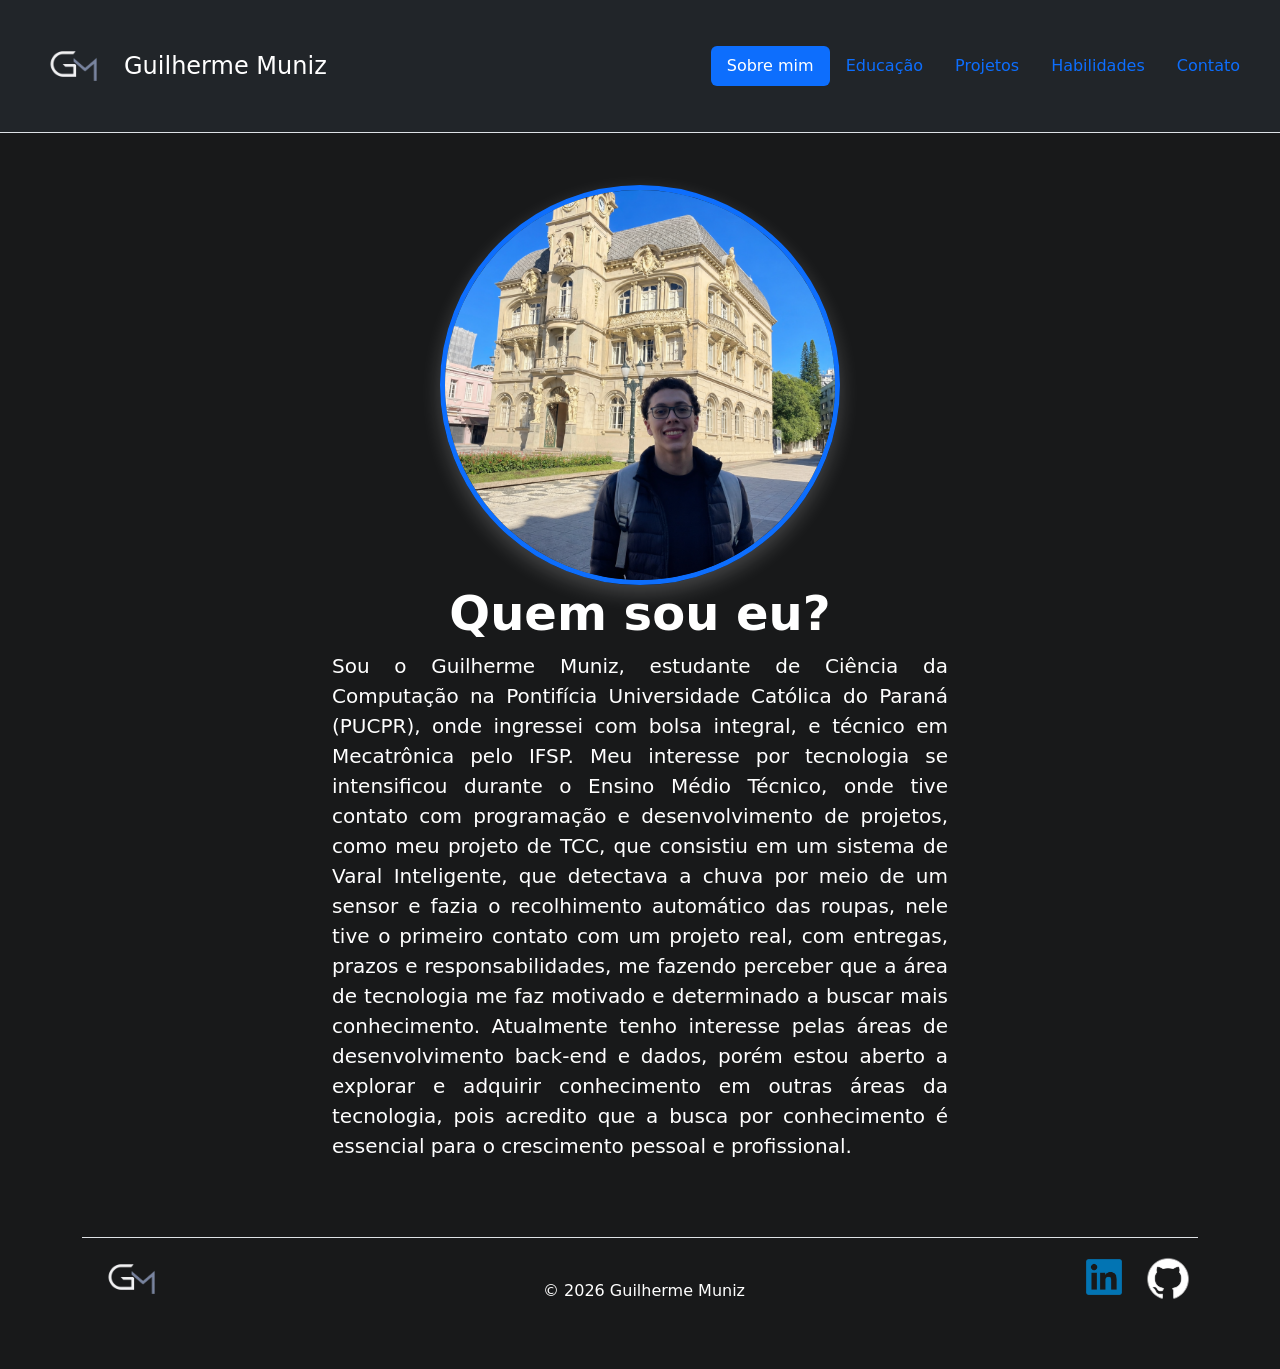
<file: homepage/index.html>
<!DOCTYPE html>

<html lang="en">
    <head>
        <meta charset="utf-8">
        <meta name="viewport" content="width=device-width, initial-scale=1">
        <link href="https://cdn.jsdelivr.net/npm/bootstrap@5.3.3/dist/css/bootstrap.min.css" rel="stylesheet" integrity="sha384-QWTKZyjpPEjISv5WaRU9OFeRpok6YctnYmDr5pNlyT2bRjXh0JMhjY6hW+ALEwIH" crossorigin="anonymous">
        <link href="styles.css" rel="stylesheet">
        <title>Portfólio - Guilherme Muniz</title>
    </head>
    <body>
        <header
          class="d-flex flex-wrap justify-content-between py-3 mb-4 border-bottom bg-dark text-white px-4"
        >
            <a
                href="/"
                class="d-flex align-items-center mb-3 mb-md-0 me-md-auto link-body-emphasis text-decoration-none"
            >
                <img src="images/Logo GM.png" id="logo" alt="Logo GM">
                <span class="fs-4 text-white">Guilherme Muniz</span>
            </a>
            <ul class="nav nav-pills align-items-center">
                <li class="nav-item botoes"><a href="index.html" class="nav-link active" aria-current="page">Sobre mim</a></li>
                <li class="nav-item"><a href="educacao.html" class="nav-link">Educação</a></li>
                <li class="nav-item"><a href="projetos.html" class="nav-link">Projetos</a></li>
                <li class="nav-item"><a href="habilidades.html" class="nav-link">Habilidades</a></li>
                <li class="nav-item"><a href="contato.html" class="nav-link">Contato</a></li>
            </ul>
        </header>

        <div class="px-4 py-1 my-5 text-center">
        <img src="images/Foto Perfil.png" alt="Foto de Perfil de Guilherme Muniz" id="perfil"/>
        <h1 class="display-5 fw-bold text-white">Quem sou eu?</h1>
        <div class="col-lg-6 mx-auto">
          <p class="lead mb-4 text-white" id="sobreMim">
            Sou o Guilherme Muniz, estudante de Ciência da Computação na Pontifícia Universidade
            Católica do Paraná (PUCPR), onde ingressei com bolsa integral, e técnico em Mecatrônica
            pelo IFSP. Meu interesse por tecnologia se intensificou durante o Ensino Médio Técnico,
            onde tive contato com programação e desenvolvimento de projetos, como meu projeto de TCC,
            que consistiu em um sistema de Varal Inteligente, que detectava a chuva por meio de um sensor
            e fazia o recolhimento automático das roupas, nele tive o primeiro contato com um projeto
            real, com entregas, prazos e responsabilidades, me fazendo perceber que a área de 
            tecnologia me faz motivado e determinado a buscar mais conhecimento. Atualmente tenho 
            interesse pelas áreas de desenvolvimento back-end e dados, porém estou aberto a explorar
            e adquirir conhecimento em outras áreas da tecnologia, pois acredito que a busca por 
            conhecimento é essencial para o crescimento pessoal e profissional.
          </p>
        </div>
      </div>   

    <div class="container">
      <footer
        class="d-flex flex-wrap justify-content-between align-items-center py-3 my-4 border-top"
      >
        <div class="col-md-4 d-flex align-items-center mb-3 me-2 mb-md-0 text-body-secondary text-decoration-none lh-1">
            <img src="images/Logo GM.png" id="logoFooter" alt="Logo GM">
        </div>
        <span class="mb-3 mb-md-0 text-white"
        >&copy; 2026 Guilherme Muniz</span>
        <ul class="nav col-md-4 justify-content-end list-unstyled d-flex">
          <li class="ms-3">
            <a href="https://www.linkedin.com/in/guilhermemmuniz/" target="_blank">
                <img src="images/logolinkedin.png" alt="LinkedIn" id="linkedin" width="36" height="36" class="align-items-center">
            </a>
          </li>
          <li class="ms-3">
            <a href="https://github.com/guimmuniz" target="_blank" class="text-white">
                <img src="images/logo github.png" alt="GitHub" id="github"width="60" height="60" class="align-items-center">
            </a>
          </li>
        </ul>
      </footer>
    </div>

      <script src="https://cdn.jsdelivr.net/npm/bootstrap@5.3.3/dist/js/bootstrap.bundle.min.js" integrity="sha384-YvpcrYf0tY3lHB60NNkmXc5s9fDVZLESaAA55NDzOxhy9GkcIdslK1eN7N6jIeHz" crossorigin="anonymous"></script>
    </body>
</html>
</file>
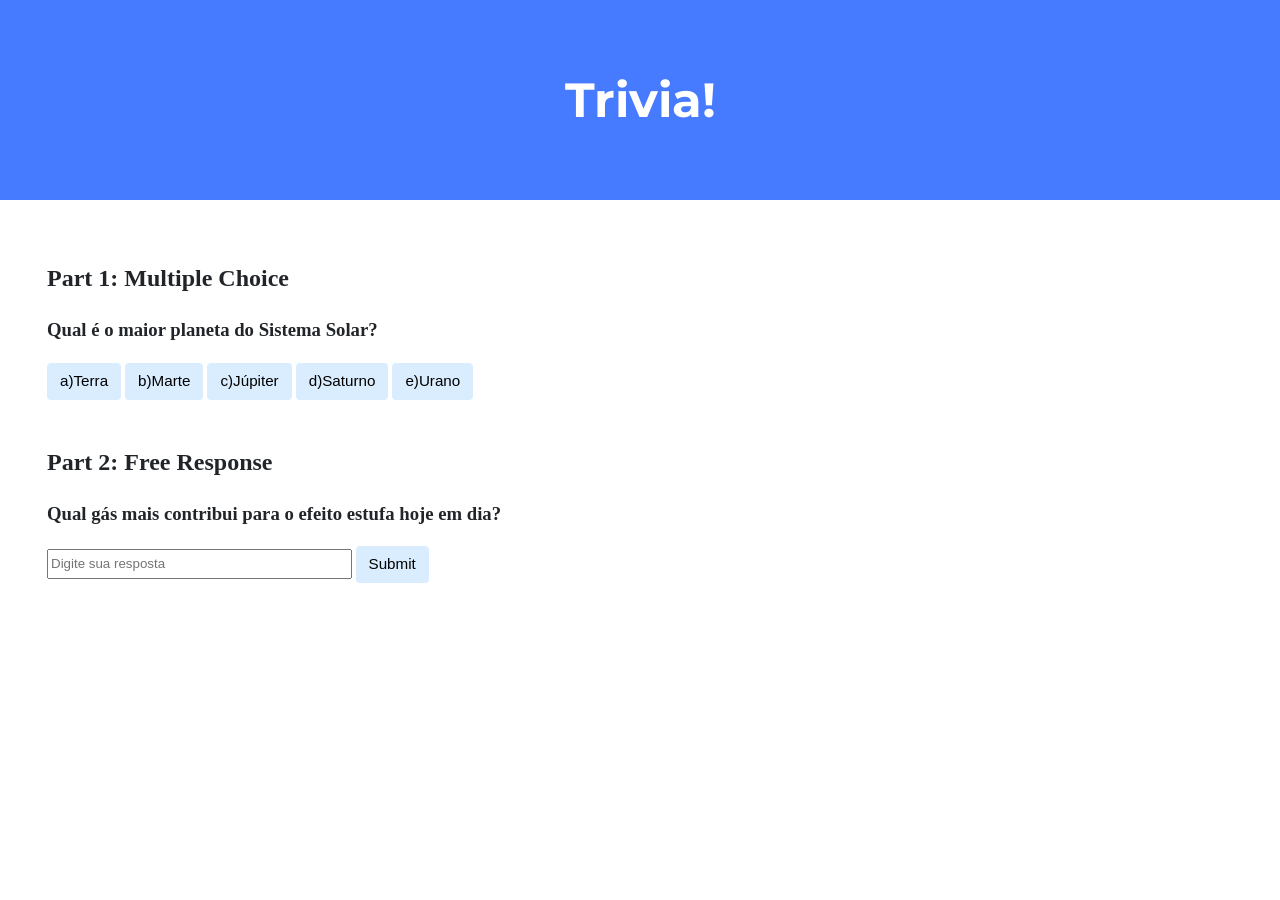
<file: cs50_exercises/exercises_web/trivia/index.html>
<!DOCTYPE html>

<html lang="en">
    <head>
        <link href="https://fonts.googleapis.com/css2?family=Montserrat:wght@500&display=swap" rel="stylesheet">
        <link href="styles.css" rel="stylesheet">
        <title>Trivia!</title>
        <script src="script.js" defer></script>
    </head>
    <body>
        <div class="header">
            <h1>Trivia!</h1>
        </div>

        <div class="container">
            <div class="section">
                <h2>Part 1: Multiple Choice </h2>
                <h3>Qual é o maior planeta do Sistema Solar?</h3>
                <!-- TODO: Add multiple choice question here -->
                 <button class="resp">a)Terra</button>
                 <button class="resp">b)Marte</button>
                 <button class="resp">c)Júpiter</button>
                 <button class="resp">d)Saturno</button>
                 <button class="resp">e)Urano</button>
            </div>

            <div class="section">
                <h2>Part 2: Free Response</h2>
                <h3>Qual gás mais contribui para o efeito estufa hoje em dia?</h3>
                <!-- TODO: Add free response question here -->
                 <input autocomplete="off" placeholder="Digite sua resposta" id="resposta" type="text">
                 <input type="submit" id="enviar">
            </div>
        </div>
    </body>
</html>
</file>
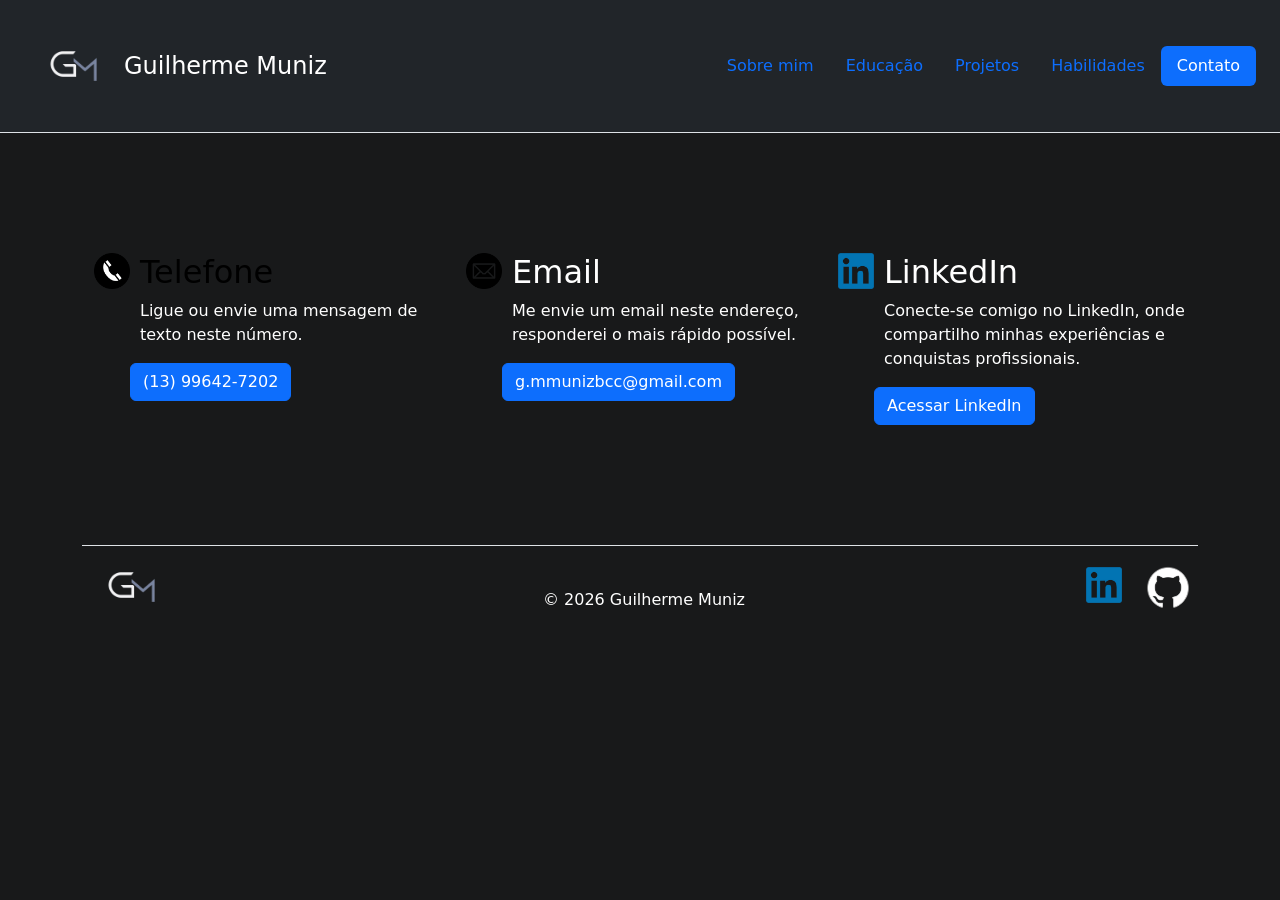
<file: homepage/contato.html>
<!DOCTYPE html>
<html lang="en">
<head>
    <meta charset="utf-8">
    <meta name="viewport" content="width=device-width, initial-scale=1">
    <link href="https://cdn.jsdelivr.net/npm/bootstrap@5.3.3/dist/css/bootstrap.min.css" rel="stylesheet" integrity="sha384-QWTKZyjpPEjISv5WaRU9OFeRpok6YctnYmDr5pNlyT2bRjXh0JMhjY6hW+ALEwIH" crossorigin="anonymous">
    <link href="styles.css" rel="stylesheet">
    <link rel="stylesheet" href="https://cdn.jsdelivr.net/npm/bootstrap-icons@1.13.1/font/bootstrap-icons.min.css">
    <title>Portfólio - Guilherme Muniz</title>
</head>
<body>
    <header class="d-flex flex-wrap justify-content-between py-3 mb-4 border-bottom bg-dark text-white px-4">
        <a href="/" class="d-flex align-items-center mb-3 mb-md-0 me-md-auto link-body-emphasis text-decoration-none">
            <img src="images/Logo GM.png" id="logo" alt="Logo GM">
            <span class="fs-4 text-white">Guilherme Muniz</span>
        </a>
        <ul class="nav nav-pills align-items-center">
            <li class="nav-item"><a href="index.html" class="nav-link">Sobre mim</a></li>
            <li class="nav-item"><a href="educacao.html" class="nav-link">Educação</a></li>
            <li class="nav-item"><a href="projetos.html" class="nav-link">Projetos</a></li>
            <li class="nav-item"><a href="habilidades.html" class="nav-link">Habilidades</a></li>
            <li class="nav-item"><a href="contato.html" class="nav-link active" aria-current="page">Contato</a></li>
        </ul>
    </header>

    <div class="container px-4 py-5" id="hanging-icons">
        <div class="row g-4 py-5 row-cols-1 row-cols-lg-3">
            <div class="col d-flex align-items-start">
                <img src="images/telefone.png" alt="Telefone" width="36" height="36">
                <div>
                    <h3 class="fs-2 text-body-emphasis" style="margin-left: 10px; color: white;">Telefone</h3>
                    <p style="margin-left: 10px; color: white;">
                        Ligue ou envie uma mensagem de texto neste número.
                    </p>
                    <a href="tel:+5513996427202" class="btn btn-primary"> (13) 99642-7202 </a>
                </div>
            </div>
            <div class="col d-flex align-items-start">
                <img src="images/email.png" alt="Email" width="36" height="36">
                <div>
                    <h3 class="fs-2" style="color: white; margin-left: 10px;">Email</h3>
                    <p style="margin-left: 10px; color: white;">
                        Me envie um email neste endereço, responderei o mais rápido possível.
                    </p>
                    <a href="mailto:g.mmunizbcc@gmail.com" target="_blank" class="btn btn-primary"> g.mmunizbcc@gmail.com </a>
                </div>
            </div>
            <div class="col d-flex align-items-start">
                <img src="images/logolinkedin.png" alt="LinkedIn" width="36" height="36">
                <div>
                    <h3 class="fs-2" style="color: white; margin-left: 10px;">LinkedIn</h3>
                    <p style="margin-left: 10px; color: white;">
                        Conecte-se comigo no LinkedIn, onde compartilho minhas experiências e conquistas profissionais.
                    </p>
                    <a href="https://www.linkedin.com/in/guilhermemmuniz/" target="_blank" class="btn btn-primary"> Acessar LinkedIn </a>
                </div>
            </div>  
        </div>
    </div>

    <div class="container">
      <footer
        class="d-flex flex-wrap justify-content-between align-items-center py-3 my-4 border-top"
      >
        <div class="col-md-4 d-flex align-items-center mb-3 me-2 mb-md-0 text-body-secondary text-decoration-none lh-1">
            <img src="images/Logo GM.png" id="logoFooter" alt="Logo GM">
        </div>
        <span class="mb-3 mb-md-0 text-white"
        >&copy; 2026 Guilherme Muniz</span>
        <ul class="nav col-md-4 justify-content-end list-unstyled d-flex">
          <li class="ms-3">
            <a href="https://www.linkedin.com/in/guilhermemmuniz/" target="_blank">
                <img src="images/logolinkedin.png" alt="LinkedIn" id="linkedin" width="36" height="36" class="align-items-center">
            </a>
          </li>
          <li class="ms-3">
            <a href="https://github.com/guimmuniz" target="_blank" class="text-white">
                <img src="images/logo github.png" alt="GitHub" id="github"width="60" height="60" class="align-items-center">
            </a>
          </li>
        </ul>
      </footer>
    </div>

    <script src="https://cdn.jsdelivr.net/npm/bootstrap@5.3.3/dist/js/bootstrap.bundle.min.js" integrity="sha384-YvpcrYf0tY3lHB60NNkmXc5s9fDVZLESaAA55NDzOxhy9GkcIdslK1eN7N6jIeHz" crossorigin="anonymous"></script>
</body>
</html>
</file>
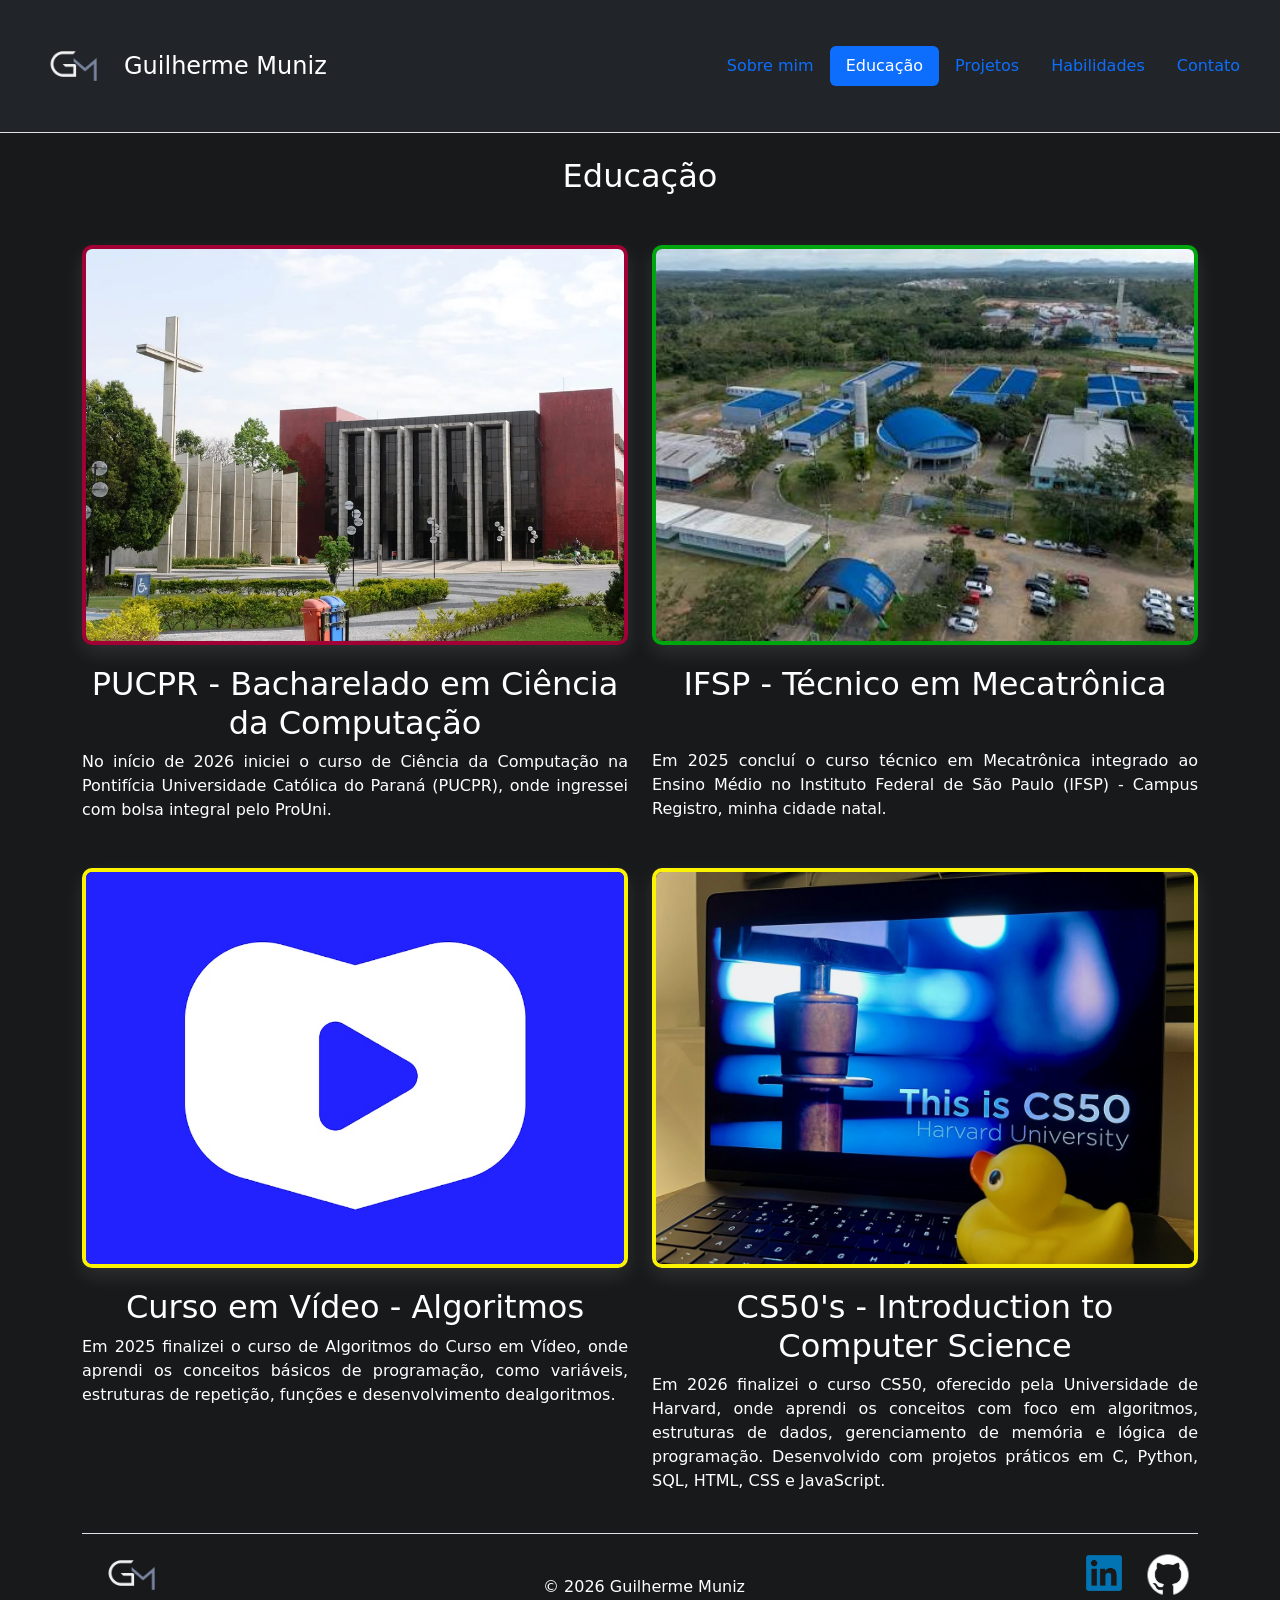
<file: homepage/educacao.html>
<!DOCTYPE html>
<html lang="en">
<head>
    <meta charset="utf-8">
    <meta name="viewport" content="width=device-width, initial-scale=1">
    <link href="https://cdn.jsdelivr.net/npm/bootstrap@5.3.3/dist/css/bootstrap.min.css" rel="stylesheet" integrity="sha384-QWTKZyjpPEjISv5WaRU9OFeRpok6YctnYmDr5pNlyT2bRjXh0JMhjY6hW+ALEwIH" crossorigin="anonymous">
    <link href="styles.css" rel="stylesheet">
    <title>Portfólio - Guilherme Muniz</title>
</head>
<body>
    <header class="d-flex flex-wrap justify-content-between py-3 mb-4 border-bottom bg-dark text-white px-4">
        <a href="/" class="d-flex align-items-center mb-3 mb-md-0 me-md-auto link-body-emphasis text-decoration-none">
            <img src="images/Logo GM.png" id="logo" alt="Logo GM">
            <span class="fs-4 text-white">Guilherme Muniz</span>
        </a>
        <ul class="nav nav-pills align-items-center">
            <li class="nav-item"><a href="index.html" class="nav-link">Sobre mim</a></li>
            <li class="nav-item"><a href="educacao.html" class="nav-link active" aria-current="page">Educação</a></li>
            <li class="nav-item"><a href="projetos.html" class="nav-link">Projetos</a></li>
            <li class="nav-item"><a href="habilidades.html" class="nav-link">Habilidades</a></li>
            <li class="nav-item"><a href="contato.html" class="nav-link">Contato</a></li>
        </ul>
    </header>

    <div class="container">
        <h2 class="titulos">Educação</h2>

        <div class="row text-center" style="margin-top: 50px;">
            <div class="col-md-6">
                <img src="images/pucpr.webp" alt="Imagem da PUCPR" id="pucpr" class="img-fluid">
                <h2 class="text-white" style="margin-top: 20px;">PUCPR - Bacharelado em Ciência da Computação</h2>
                <p class="text-white" style="text-align: justify;">
                    No início de 2026 iniciei o curso de Ciência da Computação na
                    Pontifícia Universidade Católica do Paraná (PUCPR), onde ingressei 
                    com bolsa integral pelo ProUni. 
                </p>
            </div>

            <div class="col-md-6">
                <img src="images/ifsp.jpg" alt="Imagem do IFSP" id="ifsp" class="img-fluid">
                <h2 class="text-white" style="margin-top: 20px;">IFSP - Técnico em Mecatrônica</h2>
                <p class="text-white" style="text-align: justify; margin-top: 45px;">
                    Em 2025 concluí o curso técnico em Mecatrônica integrado ao Ensino Médio
                    no Instituto Federal de São Paulo (IFSP) - Campus Registro, minha cidade
                    natal.
                </p>
            </div>
        </div>
        <div class="row text-center" style="margin-top: 30px;">
            <div class="col-md-6">
                <img src="images/cursoemvideo.jpg" alt="Logotipo do Curso em Vídeo" id="cursoemvideo" class="img-fluid">
                <h2 class="text-white" style="margin-top: 20px;">Curso em Vídeo - Algoritmos</h2>
                <p class="text-white" style="text-align: justify;">
                    Em 2025 finalizei o curso de Algoritmos do Curso em Vídeo, 
                    onde aprendi os conceitos básicos de programação, como variáveis, 
                    estruturas de repetição, funções e desenvolvimento dealgoritmos. 
                </p>
            </div>

            <div class="col-md-6">
                <img src="images/cs50.jpeg" alt="Imagem do CS50" id="cs50" class="img-fluid">
                <h2 class="text-white" style="margin-top: 20px;">CS50's - Introduction to Computer Science</h2>
                <p class="text-white" style="text-align: justify;">
                    Em 2026 finalizei o curso CS50, oferecido pela Universidade de Harvard, 
                    onde aprendi os conceitos com foco em algoritmos, estruturas de dados,
                    gerenciamento de memória e lógica de programação. Desenvolvido com projetos
                    práticos em C, Python, SQL, HTML, CSS e JavaScript.
                </p>
            </div>
        </div>
    </div>

    <div class="container">
      <footer
        class="d-flex flex-wrap justify-content-between align-items-center py-3 my-4 border-top"
      >
        <div class="col-md-4 d-flex align-items-center mb-3 me-2 mb-md-0 text-body-secondary text-decoration-none lh-1">
            <img src="images/Logo GM.png" id="logoFooter" alt="Logo GM">
        </div>
        <span class="mb-3 mb-md-0 text-white"
        >&copy; 2026 Guilherme Muniz</span>
        <ul class="nav col-md-4 justify-content-end list-unstyled d-flex">
          <li class="ms-3">
            <a href="https://www.linkedin.com/in/guilhermemmuniz/" target="_blank">
                <img src="images/logolinkedin.png" alt="LinkedIn" id="linkedin" width="36" height="36" class="align-items-center">
            </a>
          </li>
          <li class="ms-3">
            <a href="https://github.com/guimmuniz" target="_blank" class="text-white">
                <img src="images/logo github.png" alt="GitHub" id="github"width="60" height="60" class="align-items-center">
            </a>
          </li>
        </ul>
      </footer>
    </div>

    <script src="https://cdn.jsdelivr.net/npm/bootstrap@5.3.3/dist/js/bootstrap.bundle.min.js" integrity="sha384-YvpcrYf0tY3lHB60NNkmXc5s9fDVZLESaAA55NDzOxhy9GkcIdslK1eN7N6jIeHz" crossorigin="anonymous"></script>
</body>
</html>
</file>
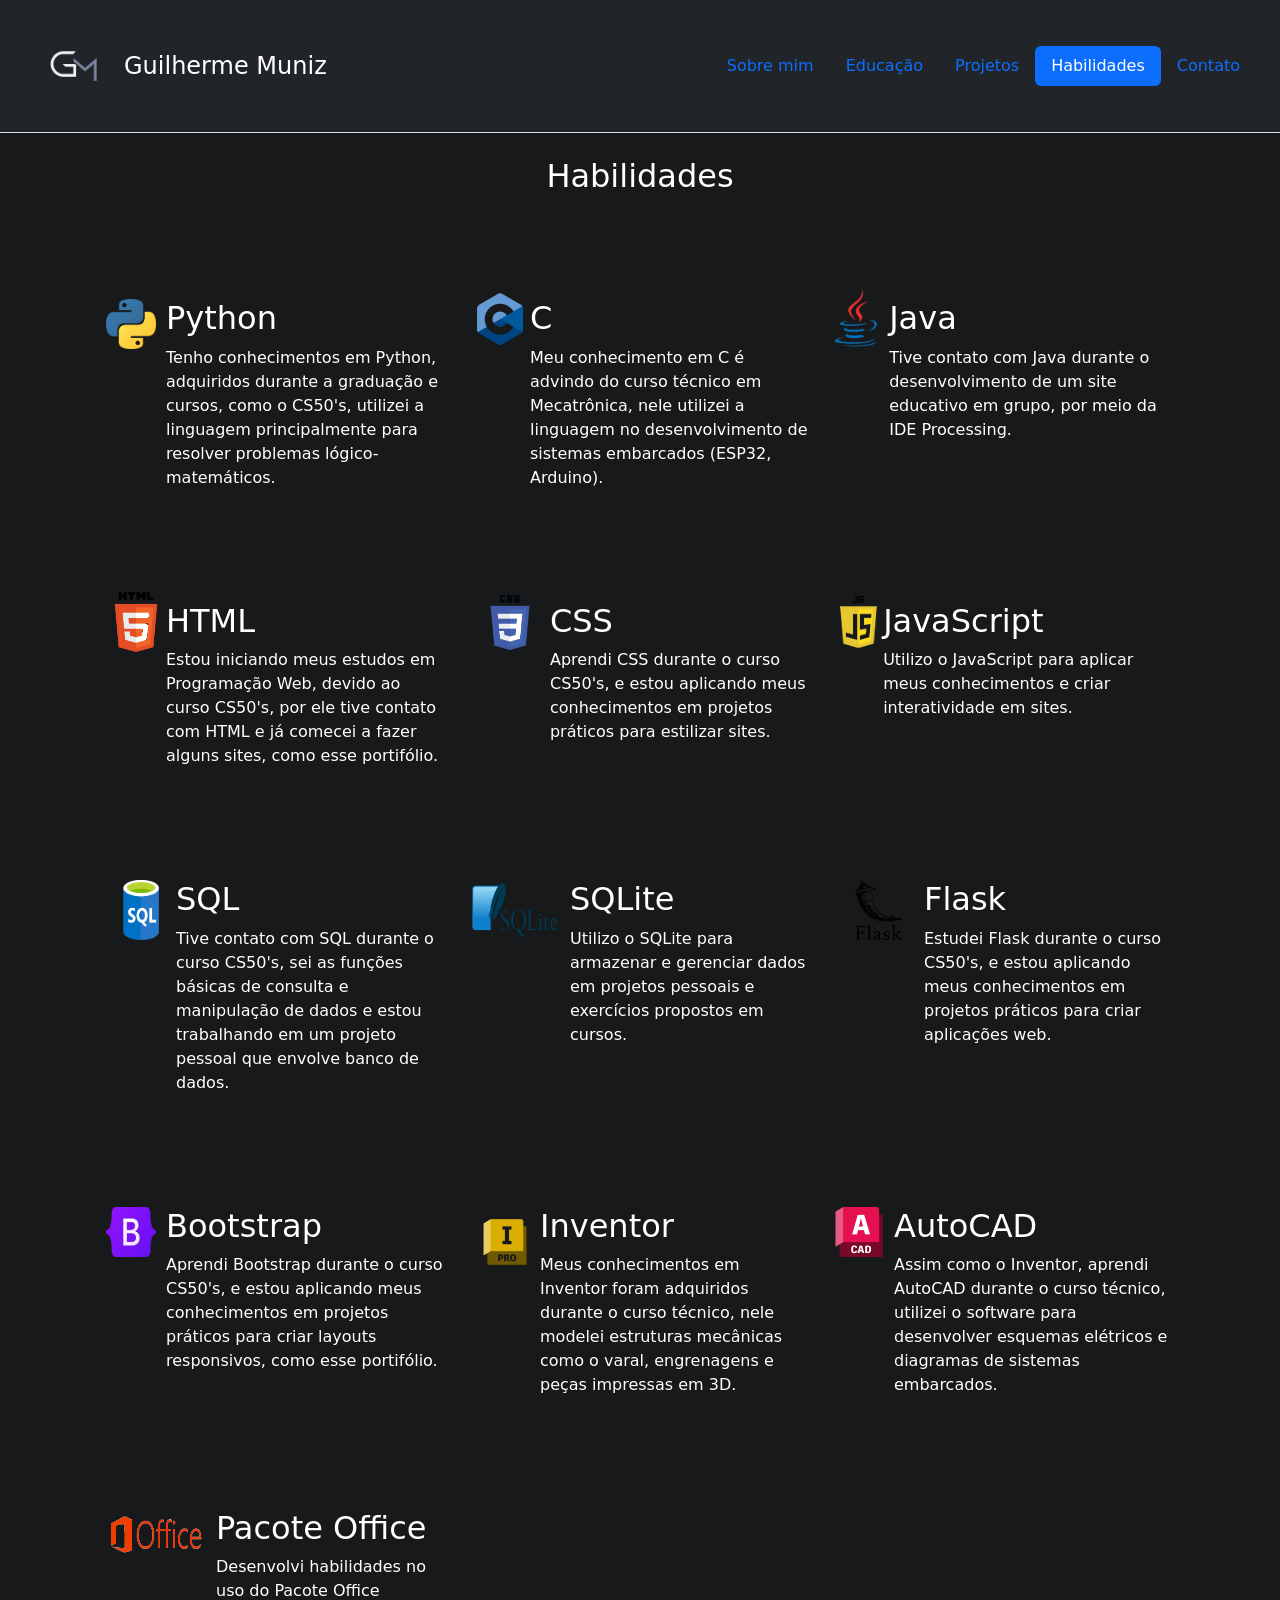
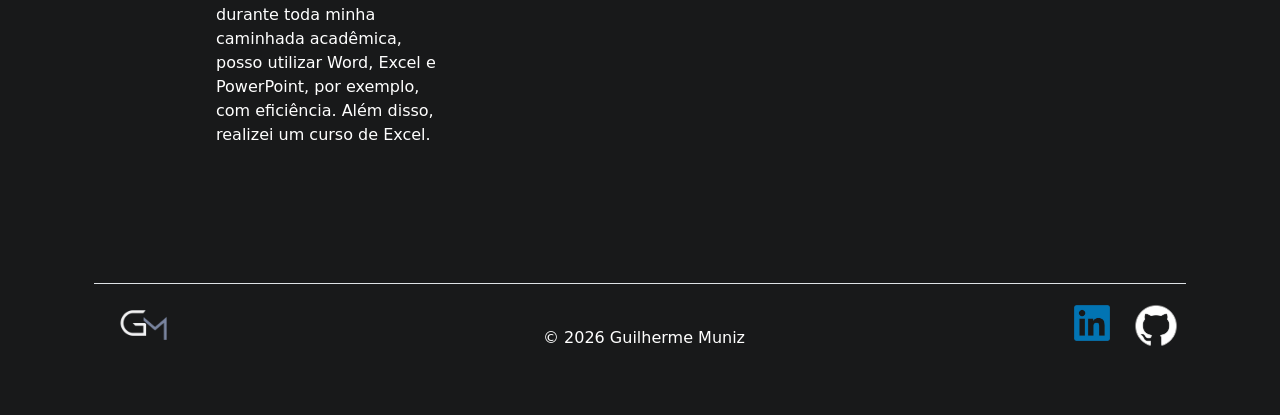
<file: homepage/habilidades.html>
<!DOCTYPE html>
<html lang="en">
<head>
    <meta charset="utf-8">
    <meta name="viewport" content="width=device-width, initial-scale=1">
    <link href="https://cdn.jsdelivr.net/npm/bootstrap@5.3.3/dist/css/bootstrap.min.css" rel="stylesheet" integrity="sha384-QWTKZyjpPEjISv5WaRU9OFeRpok6YctnYmDr5pNlyT2bRjXh0JMhjY6hW+ALEwIH" crossorigin="anonymous">
    <link href="styles.css" rel="stylesheet">
    <title>Portfólio - Guilherme Muniz</title>
</head>
<body>
    <header class="d-flex flex-wrap justify-content-between py-3 mb-4 border-bottom bg-dark text-white px-4">
        <a href="/" class="d-flex align-items-center mb-3 mb-md-0 me-md-auto link-body-emphasis text-decoration-none">
            <img src="images/Logo GM.png" id="logo" alt="Logo GM">
            <span class="fs-4 text-white">Guilherme Muniz</span>
        </a>
        <ul class="nav nav-pills align-items-center">
            <li class="nav-item"><a href="index.html" class="nav-link">Sobre mim</a></li>
            <li class="nav-item"><a href="educacao.html" class="nav-link">Educação</a></li>
            <li class="nav-item"><a href="projetos.html" class="nav-link">Projetos</a></li>
            <li class="nav-item"><a href="habilidades.html" class="nav-link active" aria-current="page">Habilidades</a></li>
            <li class="nav-item"><a href="contato.html" class="nav-link">Contato</a></li>
        </ul>
    </header>

    <div class="container">
        <h2 class="titulos">Habilidades</h2>

        <div class="container px-4 py-5">
            <div class="row g-4 py-5 row-cols-1 row-cols-lg-3">
                <div class="col d-flex align-items-start">
                    <img src="images/pythonlogo.png" alt="Logo Python" id="python" width="50" height="50" class="align-items-center">
                    <div>
                        <h3 class="fs-2" style="margin-left: 10px; color: white;">Python</h3>
                        <p style="margin-left: 10px; color: white;">
                            Tenho conhecimentos em Python, adquiridos durante a graduação e cursos,
                            como o CS50's, utilizei a linguagem principalmente para resolver problemas lógico-matemáticos.
                        </p>
                    </div>
                </div>
                <div class="col d-flex align-items-start">
                    <img src="images/clogo.png" alt="Logo C" id="c" width="60" height="60" class="align-items-center" style="margin-top: -10px;">
                    <div>
                        <h3 class="fs-2" style="color: white;">C</h3>
                        <p style="color: white;">
                            Meu conhecimento em C é advindo do curso técnico em Mecatrônica,
                            nele utilizei a linguagem no desenvolvimento de sistemas embarcados
                            (ESP32, Arduino).
                        </p>
                    </div>
                </div>
                <div class="col d-flex align-items-start">
                    <img src="images/javalogo.png" alt="Logo Java" id="java" width="60" height="60" class="align-items-center" style="margin-right: 10px; margin-top: -10px;">
                    <div>
                        <h3 class="fs-2" style="color: white;">Java</h3>
                        <p style="color: white;">
                            Tive contato com Java durante o desenvolvimento de um site educativo
                            em grupo, por meio da IDE Processing.
                        </p>
                    </div>
                </div>  
          </div>
          <div class="row g-4 py-5 row-cols-1 row-cols-lg-3">
            <div class="col d-flex align-items-start">
                <img src="images/htmllogo.png" alt="Logo HTML" style="margin-top: -10px;" id="html" width="60" height="60" class="align-items-center">
                <div>
                    <h3 class="fs-2" style="color: white;">HTML</h3>
                    <p style="color: white;">
                        Estou iniciando meus estudos em Programação Web, devido ao curso 
                        CS50's, por ele tive contato com HTML e já comecei a fazer alguns
                        sites, como esse portifólio.
                    </p>
                </div>
            </div>  
            <div class="col d-flex align-items-start">
                <img src="images/csslogo.png" alt="Logo CSS" style="margin-top: -10px;" id="css" width="80" height="60" class="align-items-center">
                <div>
                    <h3 class="fs-2" style="color: white;">CSS</h3>
                    <p style="color: white;">
                        Aprendi CSS durante o curso CS50's, e estou aplicando meus conhecimentos
                        em projetos práticos para estilizar sites.
                    </p>
                </div>
            </div>
            <div class="col d-flex align-items-start">
                <img src="images/javascriptlogo.png" alt="Logo JavaScript" style="margin-top: -10px;" id="javascript" width="90" height="60" class="align-items-center">
                <div>
                    <h3 class="fs-2" style="color: white">JavaScript</h3>
                    <p style="color: white">
                        Utilizo o JavaScript para aplicar meus conhecimentos
                        e criar interatividade em sites.
                    </p>
                </div>
            </div>
          </div>
          <div class="row g-4 py-5 row-cols-1 row-cols-lg-3">
            <div class="col d-flex align-items-start">
                <img src="images/sqllogo.png" alt="Logo SQL" style="margin-left: -10px;" id="sql" width="90" height="60" class="align-items-center">
                <div>
                    <h3 class="fs-2" style="color: white; margin-left: -10px;">SQL</h3>
                    <p style="color: white; margin-left: -10px;">
                        Tive contato com SQL durante o curso CS50's, sei as funções básicas
                        de consulta e manipulação de dados e estou trabalhando em um projeto
                        pessoal que envolve banco de dados.
                    </p>
                </div>
            </div>  
            <div class="col d-flex align-items-start">
                <img src="images/sqlitelogo.webp" alt="Logo SQLite" id="sqlite" width="90" height="60" class="align-items-center">
                <div>
                    <h3 class="fs-2" style="color: white; margin-left: 10px;">SQLite</h3>
                    <p style="color: white; margin-left: 10px;">
                        Utilizo o SQLite para armazenar e gerenciar dados em projetos pessoais
                        e exercícios propostos em cursos.
                    </p>
                </div>
            </div>
            <div class="col d-flex align-items-start">
                <img src="images/flasklogo.png" alt="Logo Flask" id="flask" width="90" height="60" class="align-items-center">
                <div>
                    <h3 class="fs-2" style="color: white;">Flask</h3>
                    <p style="color: white;">
                        Estudei Flask durante o curso CS50's, e estou aplicando meus conhecimentos
                        em projetos práticos para criar aplicações web.
                    </p>
                </div>
            </div>
          </div>
          <div class="row g-4 py-5 row-cols-1 row-cols-lg-3">
            <div class="col d-flex align-items-start">
                <img src="images/bootscraplogo.png" alt="Logo Bootstrap" id="bootstrap" width="50" height="50" class="align-items-center">
                <div>
                    <h3 class="fs-2" style="color: white; margin-left: 10px;">Bootstrap</h3>
                    <p style="color: white; margin-left: 10px;">
                        Aprendi Bootstrap durante o curso CS50's, e estou aplicando meus conhecimentos
                        em projetos práticos para criar layouts responsivos, como esse portifólio.
                    </p>
                </div>
            </div>  
            <div class="col d-flex align-items-start">
                <img src="images/inventorlogo.png" alt="Logo Inventor" id="inventor" width="70" height="70" class="align-items-center">
                <div>
                    <h3 class="fs-2" style="color: white;">Inventor</h3>
                    <p style="color: white;">
                        Meus conhecimentos em Inventor foram adquiridos durante o curso técnico,
                        nele modelei estruturas mecânicas como o varal, engrenagens e peças 
                        impressas em 3D.
                    </p>
                </div>
            </div>
            <div class="col d-flex align-items-start">
                <img src="images/autocadlogo.png" alt="Logo AutoCAD" id="autocad" width="50" height="50" class="align-items-center">
                <div>
                    <h3 class="fs-2" style="color: white; margin-left: 10px;">AutoCAD</h3>
                    <p style="color: white; margin-left: 10px;">
                        Assim como o Inventor, aprendi AutoCAD durante o curso técnico,
                        utilizei o software para desenvolver esquemas elétricos e diagramas
                        de sistemas embarcados.
                    </p>
                </div>
            </div>
          </div>
          <div class="row g-4 py-5 row-cols-1 row-cols-lg-3">
            <div class="col d-flex align-items-start">
                <img src="images/officelogo.png" alt="Logo Office" id="office" width="100" height="50" class="align-items-center">
                <div>
                    <h3 class="fs-2" style="color: white; margin-left: 10px;">Pacote Office</h3>
                    <p style="color: white; margin-left: 10px;">
                        Desenvolvi habilidades no uso do Pacote Office durante toda
                        minha caminhada acadêmica, posso utilizar Word, Excel e PowerPoint,
                        por exemplo, com eficiência. Além disso, realizei um curso de Excel.
                    </p>
                </div>
            </div>
        </div>
    </div>

    <div class="container">
      <footer
        class="d-flex flex-wrap justify-content-between align-items-center py-3 my-4 border-top"
      >
        <div class="col-md-4 d-flex align-items-center mb-3 me-2 mb-md-0 text-body-secondary text-decoration-none lh-1">
            <img src="images/Logo GM.png" id="logoFooter" alt="Logo GM">
        </div>
        <span class="mb-3 mb-md-0 text-white"
        >&copy; 2026 Guilherme Muniz</span>
        <ul class="nav col-md-4 justify-content-end list-unstyled d-flex">
          <li class="ms-3">
            <a href="https://www.linkedin.com/in/guilhermemmuniz/" target="_blank">
                <img src="images/logolinkedin.png" alt="LinkedIn" id="linkedin" width="36" height="36" class="align-items-center">
            </a>
          </li>
          <li class="ms-3">
            <a href="https://github.com/guimmuniz" target="_blank" class="text-white">
                <img src="images/logo github.png" alt="GitHub" id="github"width="60" height="60" class="align-items-center">
            </a>
          </li>
        </ul>
      </footer>
    </div>

    <script src="https://cdn.jsdelivr.net/npm/bootstrap@5.3.3/dist/js/bootstrap.bundle.min.js" integrity="sha384-YvpcrYf0tY3lHB60NNkmXc5s9fDVZLESaAA55NDzOxhy9GkcIdslK1eN7N6jIeHz" crossorigin="anonymous"></script>
</body>
</html>
</file>
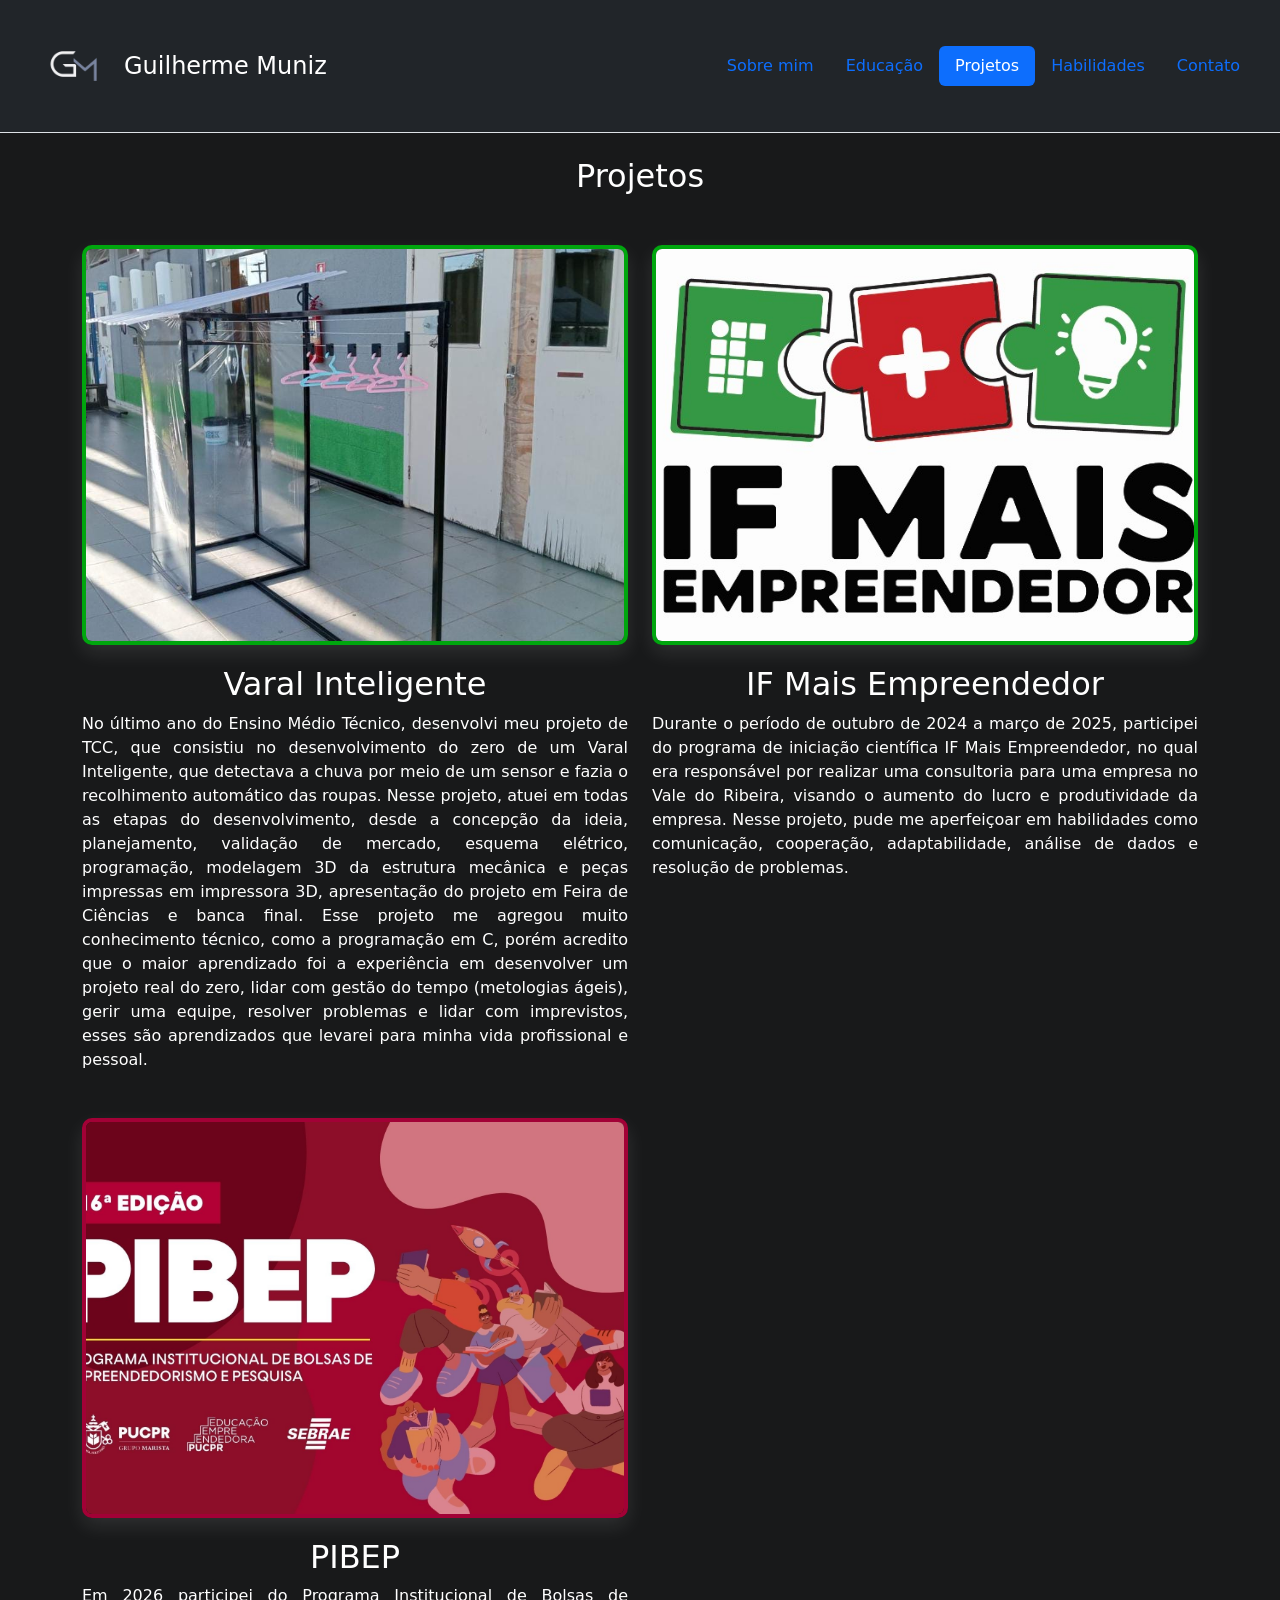
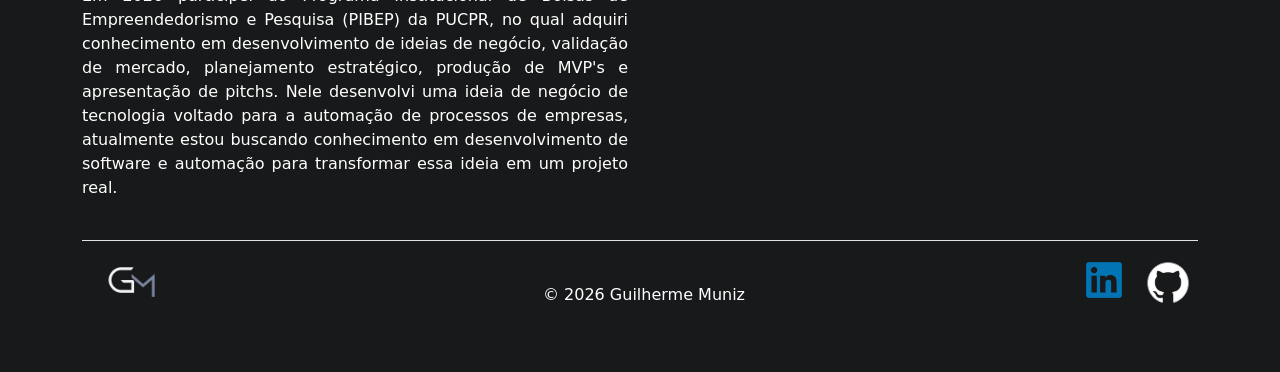
<file: homepage/projetos.html>
<!DOCTYPE html>
<html lang="en">
<head>
    <meta charset="utf-8">
    <meta name="viewport" content="width=device-width, initial-scale=1">
    <link href="https://cdn.jsdelivr.net/npm/bootstrap@5.3.3/dist/css/bootstrap.min.css" rel="stylesheet" integrity="sha384-QWTKZyjpPEjISv5WaRU9OFeRpok6YctnYmDr5pNlyT2bRjXh0JMhjY6hW+ALEwIH" crossorigin="anonymous">
    <link href="styles.css" rel="stylesheet">
    <title>Portfólio - Guilherme Muniz</title>
</head>
<body>
    <header class="d-flex flex-wrap justify-content-between py-3 mb-4 border-bottom bg-dark text-white px-4">
        <a href="/" class="d-flex align-items-center mb-3 mb-md-0 me-md-auto link-body-emphasis text-decoration-none">
            <img src="images/Logo GM.png" id="logo" alt="Logo GM">
            <span class="fs-4 text-white">Guilherme Muniz</span>
        </a>
        <ul class="nav nav-pills align-items-center">
            <li class="nav-item"><a href="index.html" class="nav-link">Sobre mim</a></li>
            <li class="nav-item"><a href="educacao.html" class="nav-link">Educação</a></li>
            <li class="nav-item"><a href="projetos.html" class="nav-link active" aria-current="page">Projetos</a></li>
            <li class="nav-item"><a href="habilidades.html" class="nav-link">Habilidades</a></li>
            <li class="nav-item"><a href="contato.html" class="nav-link">Contato</a></li>
        </ul>
    </header>

    <div class="container">
        <h2 class="titulos">Projetos</h2>
        <div class="row text-center" style="margin-top: 50px;">
            <div class="col-md-6">
                <img src="images/varalinteligente.jpeg" alt="Imagem do Varal Inteligente" id="varal" class="img-fluid">
                <h2 class="text-white" style="margin-top: 20px;">Varal Inteligente</h2>
                <p class="text-white" style="text-align: justify;">
                    No último ano do Ensino Médio Técnico, desenvolvi meu projeto de TCC,
                    que consistiu no desenvolvimento do zero de um Varal Inteligente, que
                    detectava a chuva por meio de um sensor e fazia o recolhimento automático
                    das roupas. Nesse projeto, atuei em todas as etapas do desenvolvimento,
                    desde a concepção da ideia, planejamento, validação de mercado, esquema
                    elétrico, programação, modelagem 3D da estrutura mecânica e peças impressas
                    em impressora 3D, apresentação do projeto em Feira de Ciências e banca final.
                    Esse projeto me agregou muito conhecimento técnico, como a programação em C,
                    porém acredito que o maior aprendizado foi a experiência em desenvolver um
                    projeto real do zero, lidar com gestão do tempo (metologias ágeis), gerir
                    uma equipe, resolver problemas e lidar com imprevistos, esses são aprendizados
                    que levarei para minha vida profissional e pessoal.
                     
                </p>
            </div>

            <div class="col-md-6">
                <img src="images/ifmaisempreendedor.jpg" alt="Imagem do IF Mais Empreendedor" id="ifmaisempreendedor" class="img-fluid">
                <h2 class="text-white" style="margin-top: 20px;">IF Mais Empreendedor</h2>
                <p class="text-white" style="text-align: justify;">
                    Durante o período de outubro de 2024 a março de 2025, participei do
                    programa de iniciação científica IF Mais Empreendedor, no qual era
                    responsável por realizar uma consultoria para uma empresa no Vale do Ribeira,
                    visando o aumento do lucro e produtividade da empresa. Nesse projeto,
                    pude me aperfeiçoar em habilidades como comunicação, cooperação, adaptabilidade,
                    análise de dados e resolução de problemas. 
                </p>
            </div>
        </div>

        <div class="row text-center" style="margin-top: 30px;">
            <div class="col-md-6">
                <img src="images/pibep.jpg" alt="Banner PIBEP" id="pibep" class="img-fluid">
                <h2 class="text-white" style="margin-top: 20px;">PIBEP</h2>
                <p class="text-white" style="text-align: justify;">
                    Em 2026 participei do Programa Institucional de Bolsas de Empreendedorismo
                    e Pesquisa (PIBEP) da PUCPR, no qual adquiri conhecimento em desenvolvimento
                    de ideias de negócio, validação de mercado, planejamento estratégico, produção
                    de MVP's e apresentação de pitchs. Nele desenvolvi uma ideia de negócio de
                    tecnologia voltado para a automação de processos de empresas, atualmente estou
                    buscando conhecimento em desenvolvimento de software e automação para transformar
                    essa ideia em um projeto real.
                </p>
            </div>
        </div>
    </div>

    <div class="container">
      <footer
        class="d-flex flex-wrap justify-content-between align-items-center py-3 my-4 border-top"
      >
        <div class="col-md-4 d-flex align-items-center mb-3 me-2 mb-md-0 text-body-secondary text-decoration-none lh-1">
            <img src="images/Logo GM.png" id="logoFooter" alt="Logo GM">
        </div>
        <span class="mb-3 mb-md-0 text-white"
        >&copy; 2026 Guilherme Muniz</span>
        <ul class="nav col-md-4 justify-content-end list-unstyled d-flex">
          <li class="ms-3">
            <a href="https://www.linkedin.com/in/guilhermemmuniz/" target="_blank">
                <img src="images/logolinkedin.png" alt="LinkedIn" id="linkedin" width="36" height="36" class="align-items-center">
            </a>
          </li>
          <li class="ms-3">
            <a href="https://github.com/guimmuniz" target="_blank" class="text-white">
                <img src="images/logo github.png" alt="GitHub" id="github"width="60" height="60" class="align-items-center">
            </a>
          </li>
        </ul>
      </footer>
    </div>

    <script src="https://cdn.jsdelivr.net/npm/bootstrap@5.3.3/dist/js/bootstrap.bundle.min.js" integrity="sha384-YvpcrYf0tY3lHB60NNkmXc5s9fDVZLESaAA55NDzOxhy9GkcIdslK1eN7N6jIeHz" crossorigin="anonymous"></script>
</body>
</html>
</file>
<file: homepage/styles.css>
#logo{
    width: 100px;
    height: auto;
}

body{
    background-color: #18191a;
}

#perfil{
    width: 400px;
    height: 400px;
    border-radius: 50%;
    margin: 0;
    object-fit: cover;
    border: 5px solid #0d6efd;
    box-shadow: 0 8px 20px rgba(255, 255, 255, 0.2);
}

#sobreMim{
    text-align: justify;
}

#logoFooter{
    width: 100px;
    height: 100px;
    top: 50%;
    margin-top: -25px;
}

footer{
    position: relative;
}

#linkedin{
    top: 50%;
    margin-top: -18px;
}

#github{
    top: 50%;
    margin-top: -24px;
}

.titulos{
    color: white;
    text-align: center;
}

#pucpr{
    width: 600px;
    height: 400px;
    object-fit: cover;
    border-radius: 10px;
    border: 4px solid #a20136;
    box-shadow: 0 8px 20px rgba(255, 255, 255, 0.1);
}

#ifsp{
    width: 600px;
    height: 400px;
    object-fit: cover;
    border-radius: 10px;
    border: 4px solid #00a60e;
    box-shadow: 0 8px 20px rgba(255, 255, 255, 0.1);
}

#cursoemvideo{
    width: 600px;
    height: 400px;
    object-fit: cover;
    border-radius: 10px;
    border: 4px solid #fcf303;
    box-shadow: 0 8px 20px rgba(255, 255, 255, 0.1);
}

#cs50{
    width: 600px;
    height: 400px;
    object-fit: cover;
    border-radius: 10px;
    border: 4px solid #fcf303;
    box-shadow: 0 8px 20px rgba(255, 255, 255, 0.1);
}

#varal{
    width: 600px;
    height: 400px;
    object-fit: cover;
    border-radius: 10px;
    border: 4px solid #00a60e;
    box-shadow: 0 8px 20px rgba(255, 255, 255, 0.1);
}

#ifmaisempreendedor{
    width: 600px;
    height: 400px;
    object-fit: cover;
    border-radius: 10px;
    border: 4px solid #00a60e;
    box-shadow: 0 8px 20px rgba(255, 255, 255, 0.1);
}

#pibep{
    width: 600px;
    height: 400px;
    object-fit: cover;
    border-radius: 10px;
    border: 4px solid #a20136;
    box-shadow: 0 8px 20px rgba(255, 255, 255, 0.1);
}
</file>
<file: cs50_exercises/exercises_web/trivia/styles.css>
body {
    background-color: #fff;
    color: #212529;
    font-size: 1rem;
    font-weight: 400;
    line-height: 1.5;
    margin: 0;
    text-align: left;
}

.container {
    margin-left: auto;
    margin-right: auto;
    padding-left: 15px;
    padding-right: 15px;
}

.header {
    background-color: #477bff;
    color: #fff;
    margin-bottom: 2rem;
    padding: 2rem 1rem;
    text-align: center;
}

.section {
    padding: 0.5rem 2rem 1rem 2rem;
}

.section:hover {
    background-color: #f5f5f5;
    transition: color 2s ease-in-out, background-color 0.15s ease-in-out;
}

h1 {
    font-family: 'Montserrat', sans-serif;
    font-size: 48px;
}

button, input[type="submit"] {
    background-color: #d9edff;
    border: 1px solid transparent;
    border-radius: 0.25rem;
    font-size: 0.95rem;
    font-weight: 400;
    line-height: 1.5;
    padding: 0.375rem 0.75rem;
    text-align: center;
    transition: color 0.15s ease-in-out, background-color 0.15s ease-in-out, border-color 0.15s ease-in-out, box-shadow 0.15s ease-in-out;
    vertical-align: middle;
}


input[type="text"] {
    line-height: 1.8;
    width: 25%;
}

input[type="text"]:hover {
    background-color: #f5f5f5;
    transition: color 2s ease-in-out, background-color 0.15s ease-in-out;
}
</file>
